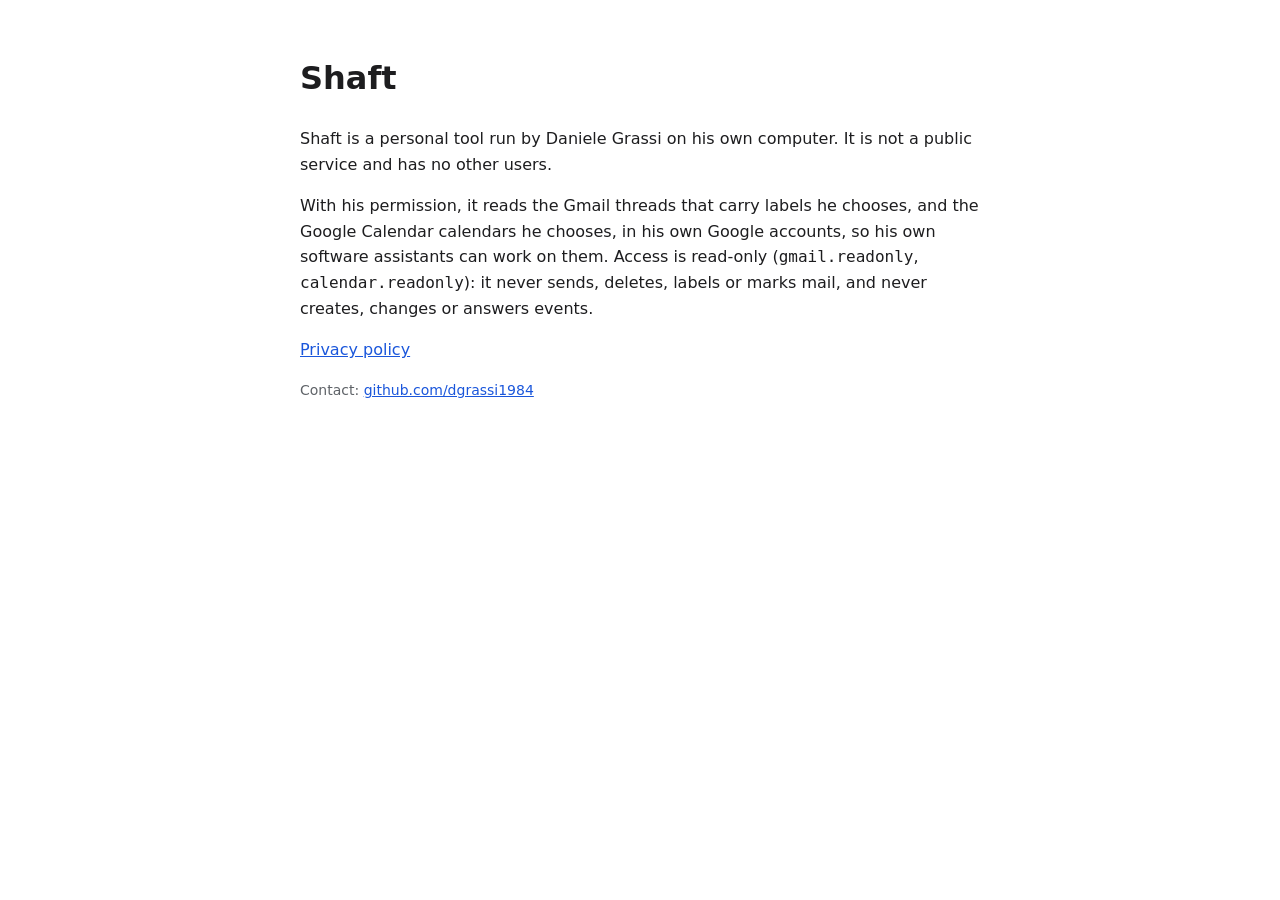
<file: index.html>
<!doctype html>
<html lang="en"><head><meta charset="utf-8"><meta name="viewport" content="width=device-width,initial-scale=1">
<title>Shaft</title><link rel="stylesheet" href="style.css"></head>
<body>
<h1>Shaft</h1>
<p>Shaft is a personal tool run by Daniele Grassi on his own computer. It is not a public service and has no other users.</p>
<p>With his permission, it reads the Gmail threads that carry labels he chooses, and the Google Calendar calendars he chooses, in his own Google accounts, so his own software assistants can work on them. Access is read-only (<code>gmail.readonly</code>, <code>calendar.readonly</code>): it never sends, deletes, labels or marks mail, and never creates, changes or answers events.</p>
<p><a href="privacy.html">Privacy policy</a></p>
<p class="muted">Contact: <a href="https://github.com/dgrassi1984">github.com/dgrassi1984</a></p>
</body></html>
</file>
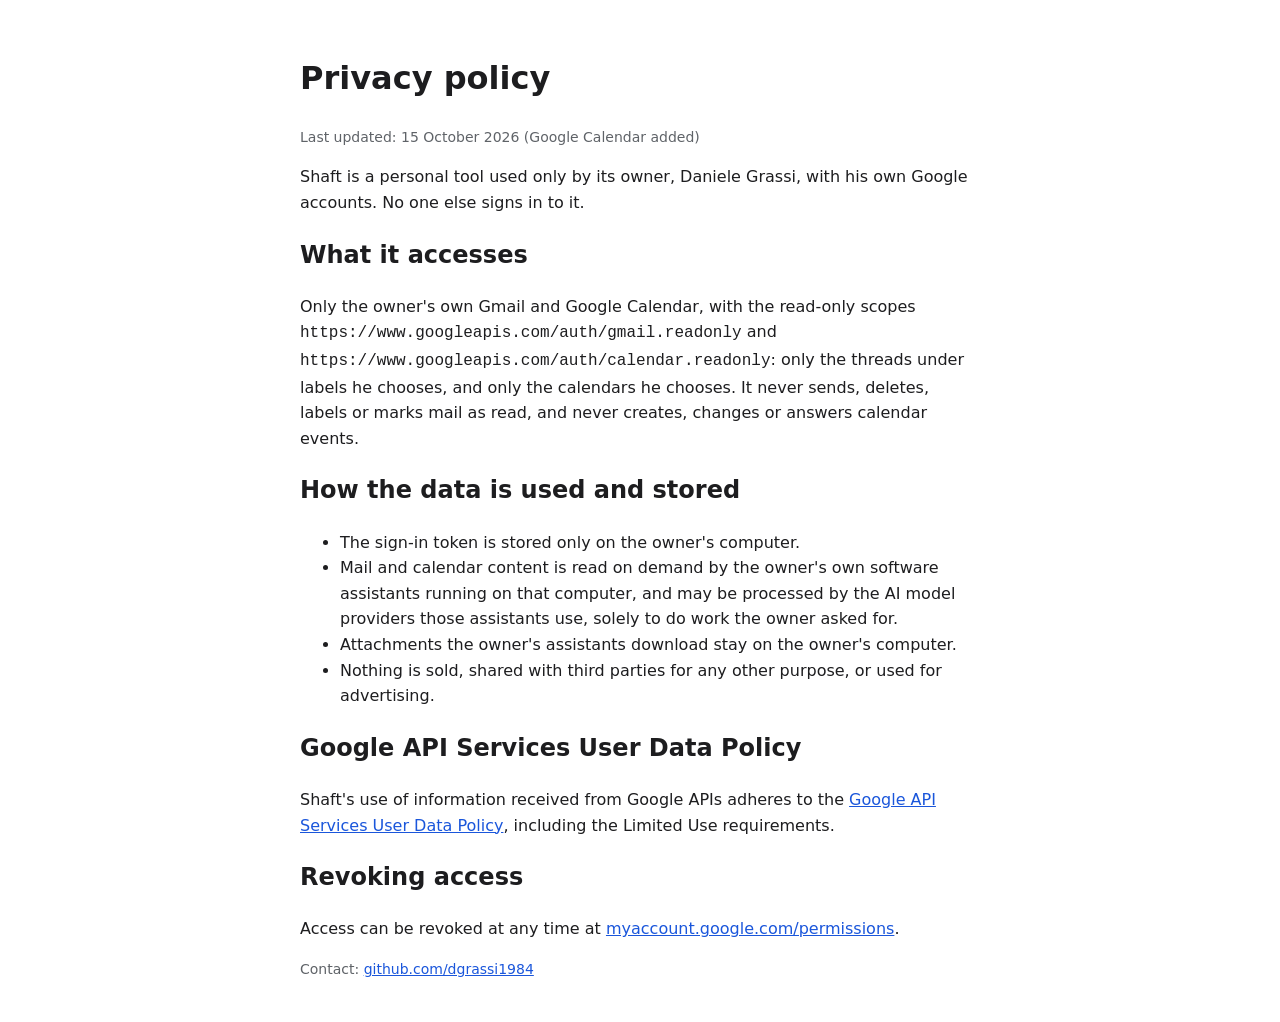
<file: privacy.html>
<!doctype html>
<html lang="en"><head><meta charset="utf-8"><meta name="viewport" content="width=device-width,initial-scale=1">
<title>Shaft privacy policy</title><link rel="stylesheet" href="style.css"></head>
<body>
<h1>Privacy policy</h1>
<p class="muted">Last updated: 15 October 2026 (Google Calendar added)</p>
<p>Shaft is a personal tool used only by its owner, Daniele Grassi, with his own Google accounts. No one else signs in to it.</p>
<h2>What it accesses</h2>
<p>Only the owner's own Gmail and Google Calendar, with the read-only scopes <code>https://www.googleapis.com/auth/gmail.readonly</code> and <code>https://www.googleapis.com/auth/calendar.readonly</code>: only the threads under labels he chooses, and only the calendars he chooses. It never sends, deletes, labels or marks mail as read, and never creates, changes or answers calendar events.</p>
<h2>How the data is used and stored</h2>
<ul>
<li>The sign-in token is stored only on the owner's computer.</li>
<li>Mail and calendar content is read on demand by the owner's own software assistants running on that computer, and may be processed by the AI model providers those assistants use, solely to do work the owner asked for.</li>
<li>Attachments the owner's assistants download stay on the owner's computer.</li>
<li>Nothing is sold, shared with third parties for any other purpose, or used for advertising.</li>
</ul>
<h2>Google API Services User Data Policy</h2>
<p>Shaft's use of information received from Google APIs adheres to the <a href="https://developers.google.com/terms/api-services-user-data-policy">Google API Services User Data Policy</a>, including the Limited Use requirements.</p>
<h2>Revoking access</h2>
<p>Access can be revoked at any time at <a href="https://myaccount.google.com/permissions">myaccount.google.com/permissions</a>.</p>
<p class="muted">Contact: <a href="https://github.com/dgrassi1984">github.com/dgrassi1984</a></p>
</body></html>
</file>
<file: style.css>
:root{--bg:#fff;--fg:#1d1d1f;--muted:#5f6368;--link:#1a56db}
@media (prefers-color-scheme:dark){:root{--bg:#121212;--fg:#e8e8e8;--muted:#a0a0a0;--link:#8ab4f8}}
body{background:var(--bg);color:var(--fg);font:16px/1.6 -apple-system,system-ui,sans-serif;max-width:680px;margin:0 auto;padding:32px 16px}
a{color:var(--link)} p.muted{color:var(--muted);font-size:14px}
</file>
